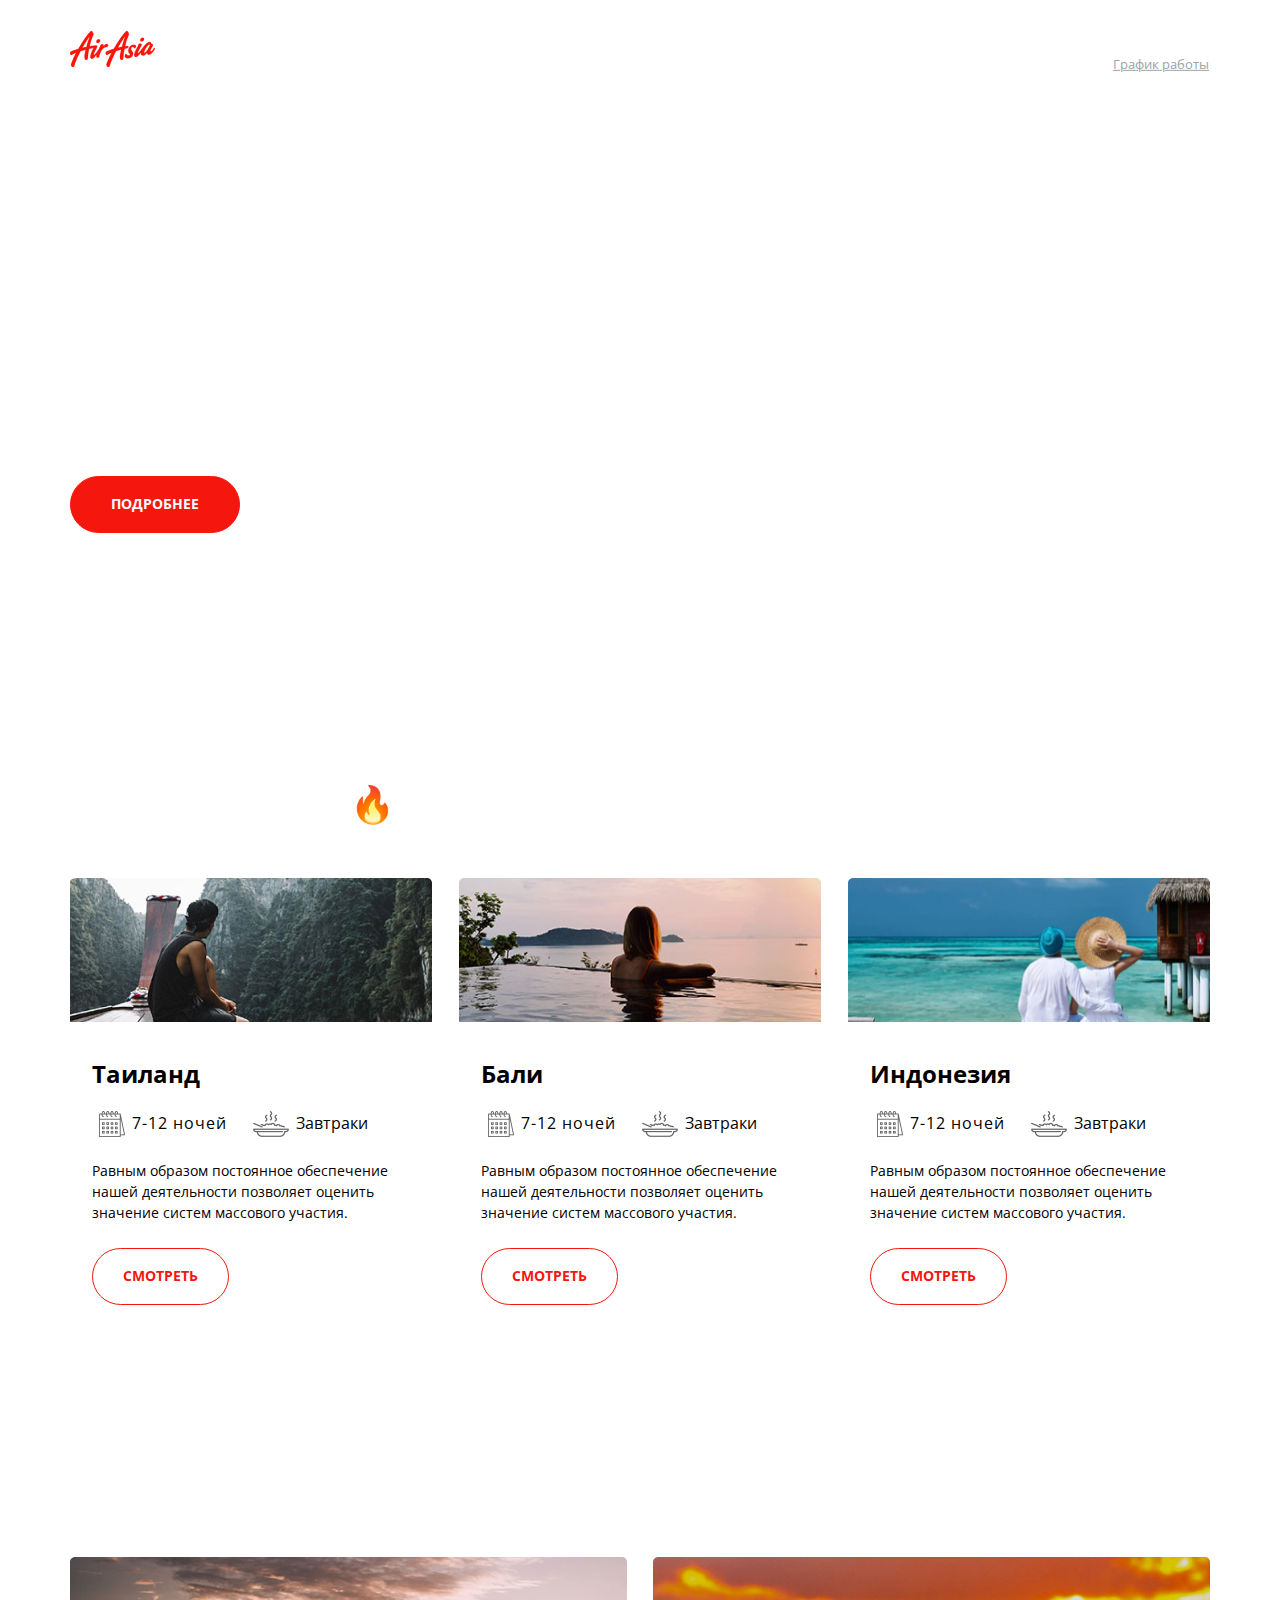
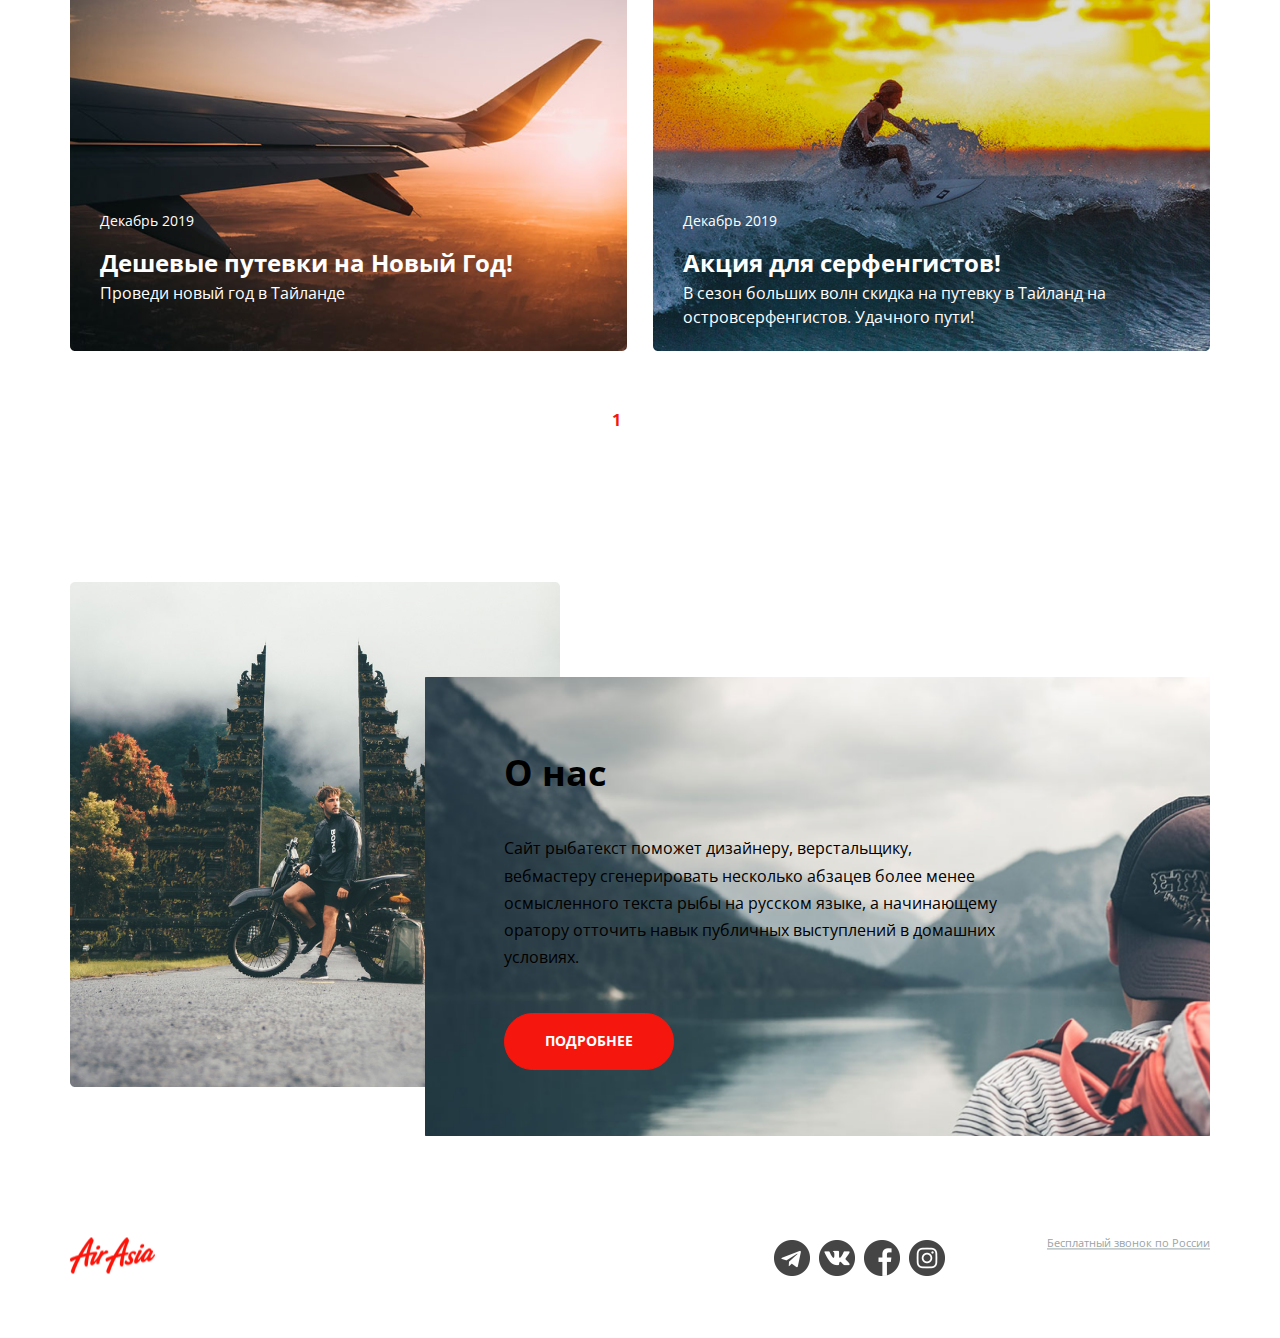
<file: index.html>
<!DOCTYPE html>
<html lang="ru">
  <head>
    <meta charset="UTF-8" />
    <meta http-equiv="X-UA-Compatible" content="IE=edge" />
    <meta name="viewport" content="width=device-width, initial-scale=1.0" />
    <title>Air Asia</title>
    <link rel="preconnect" href="https://fonts.googleapis.com" />
    <link rel="preconnect" href="https://fonts.gstatic.com" crossorigin />
    <link
      href="https://fonts.googleapis.com/css2?family=Open+Sans:wght@400;700&display=swap"
      rel="stylesheet"
    />
    <link rel="stylesheet" href="css/style.css" />
  </head>
  <body>
    <div class="wrapper wrapper_wall">
      <div class="container">
        <section class="intro">
          <header class="header">
            <a href="#" class="logo">
              <img src="img/logo.png" alt="logo__pic" class="logo__pic" />
            </a>
            <nav class="menu">
              <ul class="menu__list">
                <li class="menu__item">
                  <a href="#" class="menu__link">Главная</a>
                </li>
                <li class="menu__item">
                  <a href="#" class="menu__link">Услуги</a>
                </li>
                <li class="menu__item">
                  <a href="#" class="menu__link">Отзывы</a>
                </li>
              </ul>
            </nav>
            <address class="contacts">
              <a href="tel:+78007003030" class="contacts__phone"
                >8 800 700 30 30</a
              >
              <div class="contacts__txt">График работы</div>
            </address>
          </header>
          <div class="intro__wrapper">
            <h1 class="intro__title">Авторские туры по Азии</h1>
            <p class="intro__txt">Открой для себя Азию</p>
            <button href="#tours" class="button intro__button">
              Подробнее
            </button>
          </div>
        </section>
        <!-- Intro -->
        <section class="tours" id="tours">
          <h2 class="title tours__title">Горящие туры 🔥</h2>
          <ul class="cards">
            <li class="card">
              <div class="card__header">
                <img
                  src="img/tours/river.png"
                  alt="Таиланд"
                  class="card__img"
                />
              </div>
              <div class="card__main">
                <h3 class="card__title">Таиланд</h3>
                <div class="card__conditions">
                  <div class="card__item">
                    <img
                      src="img/tours/calendar.png"
                      alt="days"
                      class="card__days-logo"
                    />
                    <span class="card__days-desc card__days-desc_letters"
                      >7-12 ночей</span
                    >
                  </div>
                  <div class="card__item">
                    <img
                      src="img/tours/meal.png"
                      alt="breakfast"
                      class="card__days-logo"
                    />
                    <span class="card__days-desc">Завтраки</span>
                  </div>
                </div>
                <div class="card__description">
                  Равным образом постоянное обеспечение нашей деятельности
                  позволяет оценить значение систем массового участия.
                </div>
                <button
                  href="#tours"
                  class="button card__button button_type_secondary"
                >
                  Смотреть
                </button>
              </div>
            </li>
            <li class="card">
              <div class="card__header">
                <img src="img/tours/pool.png" alt="Таиланд" class="card__img" />
              </div>
              <div class="card__main">
                <h3 class="card__title">Бали</h3>
                <div class="card__conditions">
                  <div class="card__item">
                    <img
                      src="img/tours/calendar.png"
                      alt="days"
                      class="card__days-logo"
                    />
                    <span class="card__days-desc card__days-desc_letters"
                      >7-12 ночей</span
                    >
                  </div>
                  <div class="card__item">
                    <img
                      src="img/tours/meal.png"
                      alt="breakfast"
                      class="card__days-logo"
                    />
                    <span class="card__days-desc">Завтраки</span>
                  </div>
                </div>
                <div class="card__description">
                  Равным образом постоянное обеспечение нашей деятельности
                  позволяет оценить значение систем массового участия.
                </div>
                <button
                  href="#tours"
                  class="button card__button button_type_secondary"
                >
                  Смотреть
                </button>
              </div>
            </li>
            <li class="card">
              <div class="card__header">
                <img
                  src="img/tours/ocean.png"
                  alt="Таиланд"
                  class="card__img"
                />
              </div>
              <div class="card__main">
                <h3 class="card__title">Индонезия</h3>
                <div class="card__conditions">
                  <div class="card__item">
                    <img
                      src="img/tours/calendar.png"
                      alt="days"
                      class="card__days-logo"
                    />
                    <span class="card__days-desc card__days-desc_letters"
                      >7-12 ночей</span
                    >
                  </div>
                  <div class="card__item">
                    <img
                      src="img/tours/meal.png"
                      alt="breakfast"
                      class="card__days-logo"
                    />
                    <span class="card__days-desc">Завтраки</span>
                  </div>
                </div>
                <div class="card__description">
                  Равным образом постоянное обеспечение нашей деятельности
                  позволяет оценить значение систем массового участия.
                </div>
                <button
                  href="#tours"
                  class="button card__button button_type_secondary"
                >
                  Смотреть
                </button>
              </div>
            </li>
          </ul>
        </section>
        <!-- Tours -->
        <section class="news">
          <h2 class="title news__title">Новости и акции</h2>
          <div class="promotions">
            <div class="promotion">
              <div class="promotion__content">
                <span class="promotion__date">Декабрь 2019</span>
                <h3 class="promotion__title">Дешевые путевки на Новый Год!</h3>
                <p class="promotion__txt">Проведи новый год в Тайланде</p>
              </div>
              <img
                src="img/news/plain.png"
                alt="promo img"
                class="promotion__img"
              />
            </div>
            <div class="promotion">
              <div class="promotion__content">
                <span class="promotion__date">Декабрь 2019</span>
                <h3 class="promotion__title">Акция для серфенгистов!</h3>
                <p class="promotion__txt">
                  В сезон больших волн скидка на путевку в Тайланд на
                  островсерфенгистов. Удачного пути!
                </p>
              </div>
              <img
                src="img/news/surfer.png"
                alt="promo img"
                class="promotion__img"
              />
            </div>
          </div>
          <div class="paginator">
            <div class="paginator__txt">Страница 1 из 7</div>
            <ul class="paginator__list">
              <li class="paginator__item paginator__item_active">
                <a href="#" class="paginator__link">1</a>
              </li>
              <li class="paginator__item">
                <a href="#" class="paginator__link">2</a>
              </li>
              <li class="paginator__item">
                <a href="#" class="paginator__link">3</a>
              </li>
              <li class="paginator__item">
                <a href="#" class="paginator__link">4</a>
              </li>
              <li class="paginator__item">
                <a href="#" class="paginator__link">5</a>
              </li>
              <li class="paginator__item">
                <a href="#" class="paginator__link">6</a>
              </li>
              <li class="paginator__item">
                <a href="#" class="paginator__link">7</a>
              </li>
            </ul>
          </div>
        </section>
        <!-- News -->
        <section class="about-us">
          <img
            src="img/about_us/gates.png"
            alt="about us"
            class="about-us__img"
          />
          <div class="about-content">
            <h2 class="title about-content__title">О нас</h2>
            <div class="about-content__txt">
              <p>
                Сайт рыбатекст поможет дизайнеру, верстальщику, вебмастеру
                сгенерировать несколько абзацев более менее осмысленного текста
                рыбы на русском языке, а начинающему оратору отточить навык
                публичных выступлений в домашних условиях.
              </p>
            </div>
            <button class="button">Подробнее</button>
          </div>
        </section>
        <!-- About us -->
        <footer class="footer-container">
          <div class="footer footer_border">
            <a href="#" class="logo">
              <img src="img/logo.png" alt="logo__pic" class="logo__pic" />
            </a>
            <nav class="menu">
              <ul class="menu__list">
                <li class="menu__item">
                  <a href="#" class="menu__link">Главная</a>
                </li>
                <li class="menu__item">
                  <a href="#" class="menu__link">Услуги</a>
                </li>
                <li class="menu__item">
                  <a href="#" class="menu__link">Отзывы</a>
                </li>
              </ul>
            </nav>
            <ul class="social">
              <li class="social__item social__item_telegram">
                <a href="" class="social__link"></a>
              </li>
              <li class="social__item social__item_vk">
                <a href="" class="social__link"></a>
              </li>
              <li class="social__item social__item_facebook">
                <a href="" class="social__link"></a>
              </li>
              <li class="social__item social__item_instagram">
                <a href="" class="social__link"></a>
              </li>
            </ul>
            <address class="contacts">
              <div class="contacts__txt contacts__txt_footer">
                Бесплатный звонок по России
              </div>
              <a href="tel:+78007003030" class="contacts__phone"
                >8 800 700 30 30</a
              >
            </address>
          </div>
        </footer>
      </div>
    </div>
  </body>
</html>
</file>
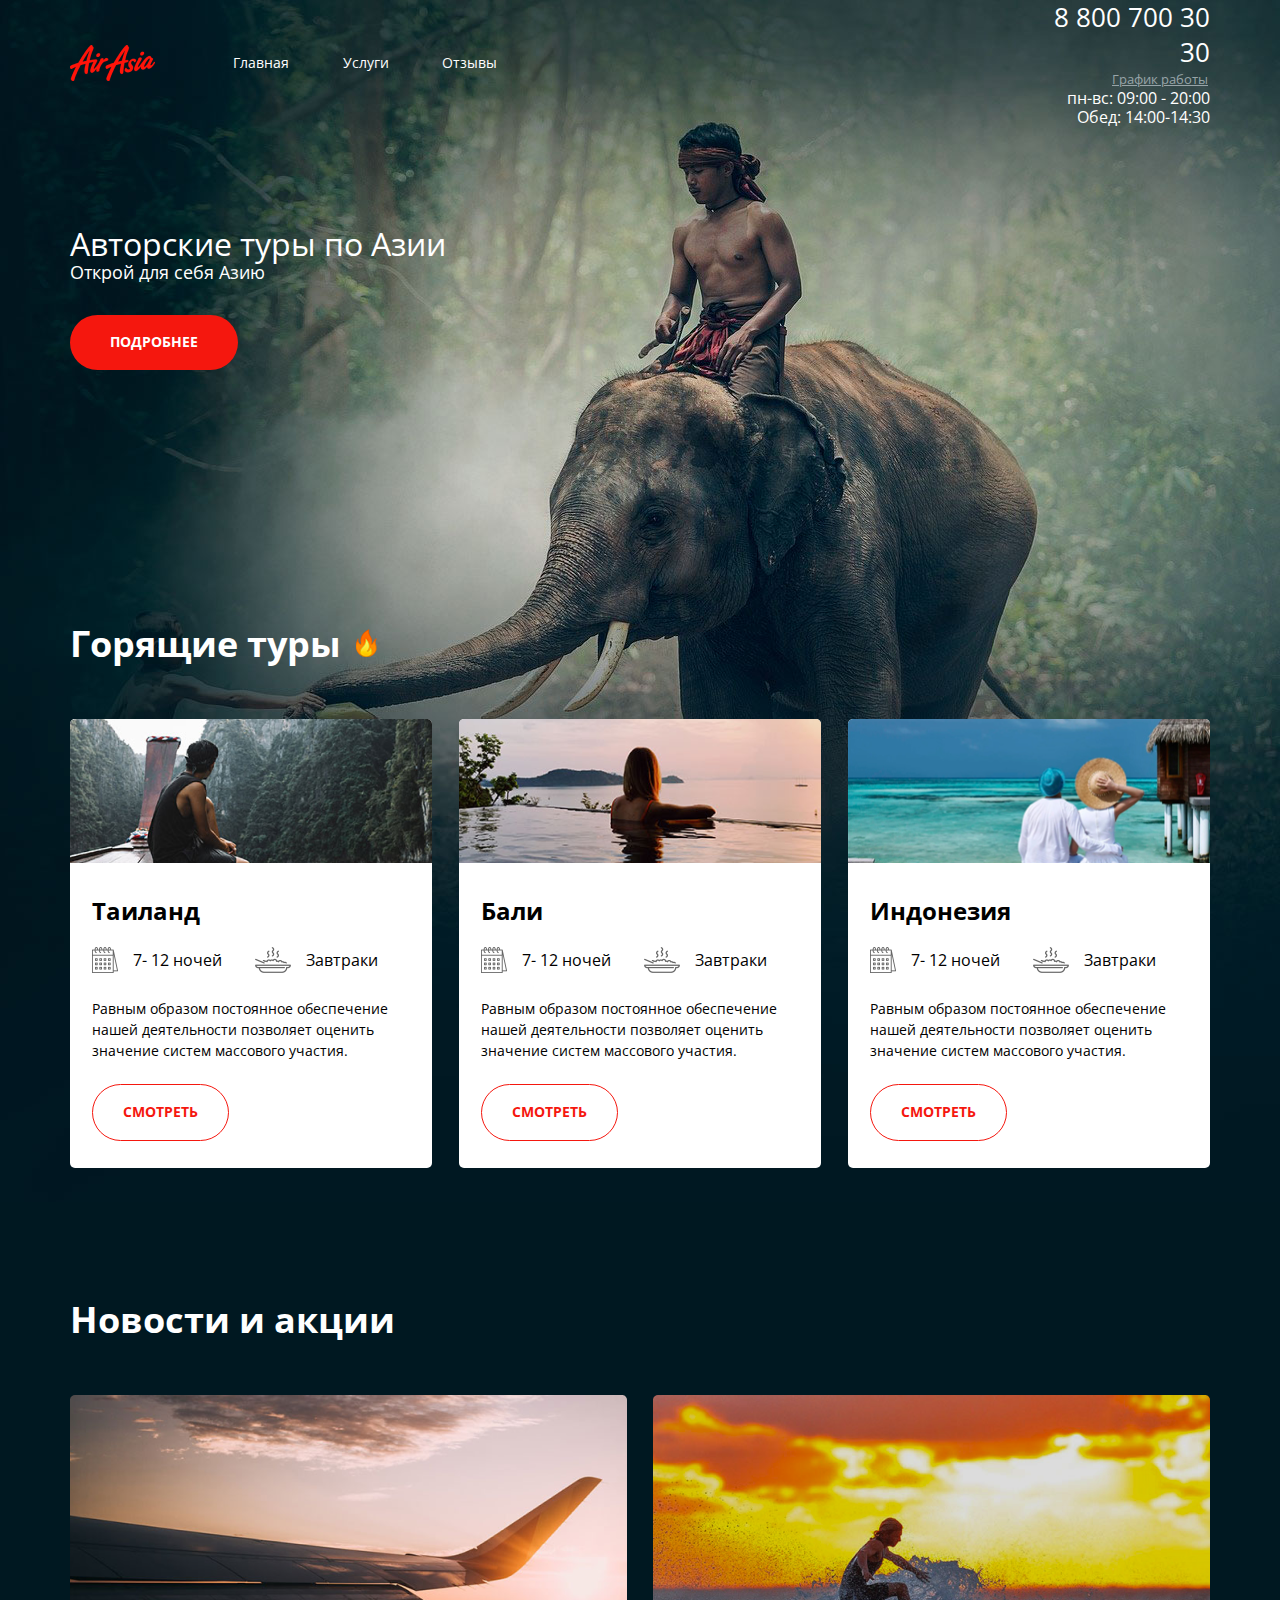
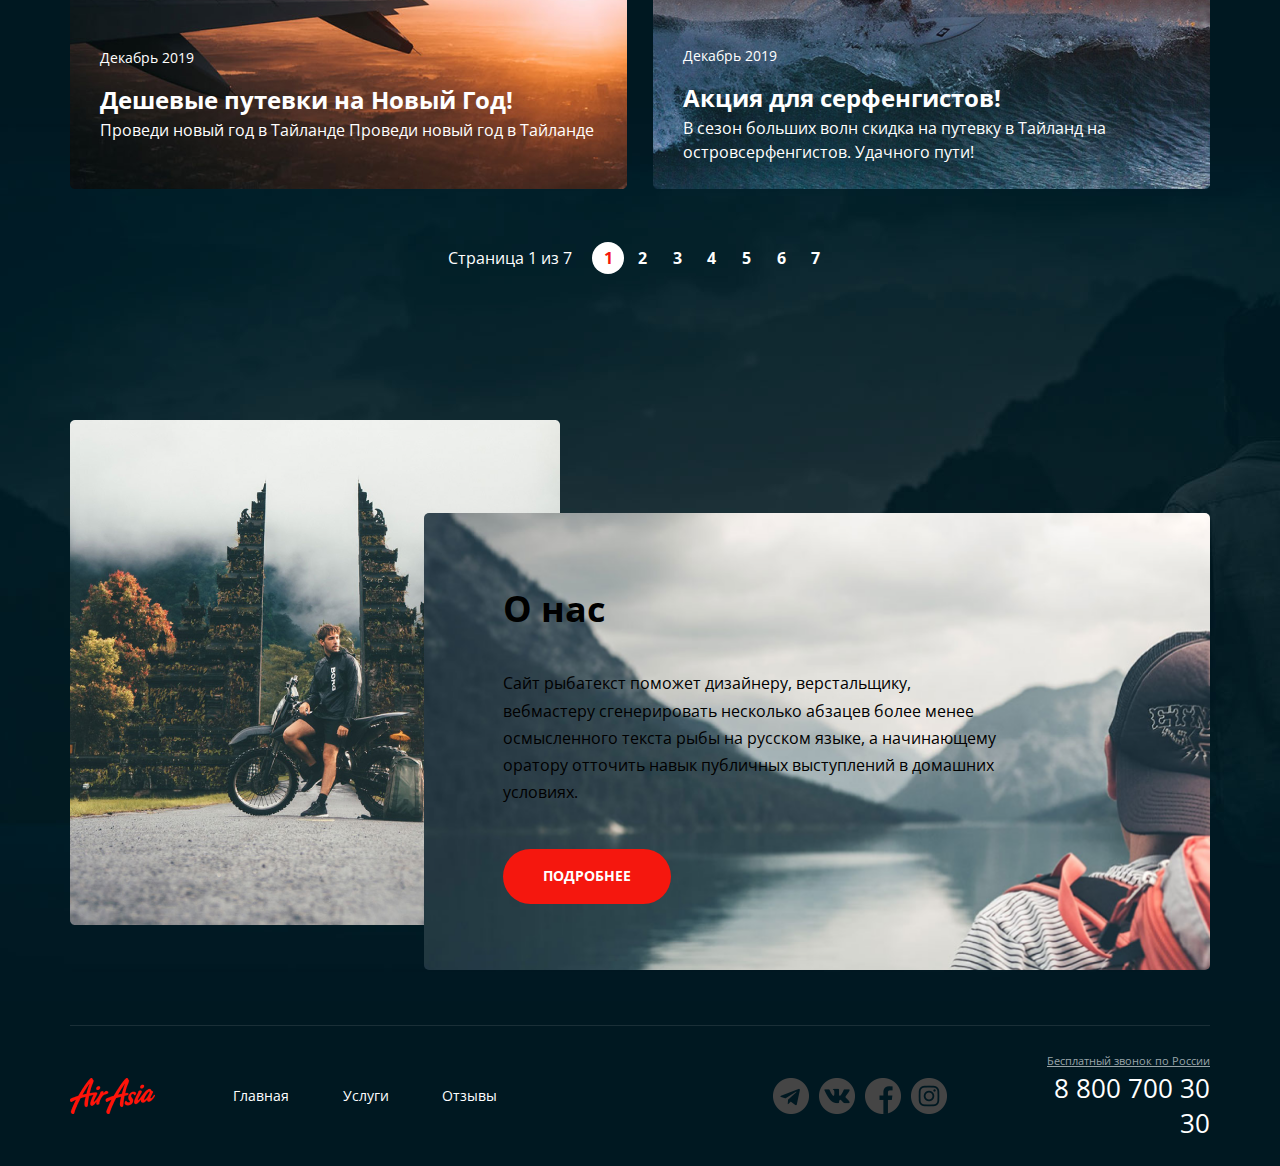
<file: main.html>
<!DOCTYPE html>
<html lang="ru">
  <head>
    <meta charset="UTF-8" />
    <meta http-equiv="X-UA-Compatible" content="IE=edge" />
    <meta name="viewport" content="width=1170px, initial-scale=1.0" />
    <title>Air Asia</title>
    <link rel="preconnect" href="https://fonts.googleapis.com" />
    <link rel="preconnect" href="https://fonts.gstatic.com" crossorigin />
    <link
      href="https://fonts.googleapis.com/css2?family=Open+Sans:wght@400;700&display=swap"
      rel="stylesheet"
    />
    <link rel="stylesheet" href="css/main.css" />
  </head>
  <body>
    <div class="wrapper main-page-wrapper">
      <div class="wrapper__content">
        <div class="container">
          <section class="intro">
            <header class="header">
              <a href="#" class="logo">
                <img src="img/logo.png" alt="logo__pic" class="logo__pic" />
              </a>
              <nav class="menu">
                <ul class="menu__list">
                  <li class="menu__item">
                    <a href="main.html" class="menu__link">Главная</a>
                  </li>
                  <li class="menu__item">
                    <a href="service.html" class="menu__link">Услуги</a>
                  </li>
                  <li class="menu__item">
                    <a href="review.html" class="menu__link">Отзывы</a>
                  </li>
                </ul>
              </nav>
              <address class="contacts">
                <a href="tel:+78007003030" class="contacts__phone"
                  >8 800 700 30 30</a
                >
                <div class="dropdown">
                  <span class="contacts__txt">График работы </span>
                  <div class="dropdown__menu">
                    <ul class="dropdown__list">
                      <li class="dropdown__work-times">пн-вс: 09:00 - 20:00</li>
                      <li class="dropdown__lunch">Обед: 14:00-14:30</li>
                    </ul>
                  </div>
                </div>
              </address>
            </header>
            <div class="intro__wrapper">
              <h1 class="intro__title">Авторские туры по Азии</h1>
              <p class="intro__txt">Открой для себя Азию</p>
              <button href="#tours" class="button intro__button">
                Подробнее
              </button>
            </div>
          </section>
          <!-- Intro -->
          <section class="tours" id="tours">
            <h2 class="title tours__title title_icon">Горящие туры</h2>

            <ul class="tours__list">
              <li class="tours__item">
                <div class="tours__header">
                  <img
                    src="img/tours/river.png"
                    alt="Таиланд"
                    class="tours__img"
                  />
                </div>
                <div class="tours__main">
                  <h3 class="tours__subtitle">Таиланд</h3>
                  <div class="tours__conditions">
                    <div class="tours__condition">
                      <img
                        src="img/tours/calendar.png"
                        alt="days"
                        class="tours__days-logo"
                      />
                      <span class="tours__days-desc">7- 12 ночей</span>
                    </div>
                    <div class="tours__condition">
                      <img
                        src="img/tours/meal.png"
                        alt="breakfast"
                        class="tours__days-logo"
                      />
                      <span class="tours__days-desc">Завтраки</span>
                    </div>
                  </div>
                  <div class="tours__description">
                    Равным образом постоянное обеспечение нашей деятельности
                    позволяет оценить значение систем массового участия.
                  </div>
                  <button href="#tours" class="button tours__button">
                    Смотреть
                  </button>
                </div>
              </li>
              <li class="tours__item">
                <div class="tours__header">
                  <img
                    src="img/tours/pool.png"
                    alt="Таиланд"
                    class="tours__img"
                  />
                </div>
                <div class="tours__main">
                  <h3 class="tours__subtitle">Бали</h3>
                  <div class="tours__conditions">
                    <div class="tours__condition">
                      <img
                        src="img/tours/calendar.png"
                        alt="days"
                        class="tours__days-logo"
                      />
                      <span class="tours__days-desc">7- 12 ночей</span>
                    </div>
                    <div class="tours__condition">
                      <img
                        src="img/tours/meal.png"
                        alt="breakfast"
                        class="tours__days-logo"
                      />
                      <span class="tours__days-desc">Завтраки</span>
                    </div>
                  </div>
                  <div class="tours__description">
                    Равным образом постоянное обеспечение нашей деятельности
                    позволяет оценить значение систем массового участия.
                  </div>
                  <button
                    href="#tours"
                    class="button tours__button button_type_secondary"
                  >
                    Смотреть
                  </button>
                </div>
              </li>
              <li class="tours__item">
                <div class="tours__header">
                  <img
                    src="img/tours/ocean.png"
                    alt="Таиланд"
                    class="tours__img"
                  />
                </div>
                <div class="tours__main">
                  <h3 class="tours__subtitle">Индонезия</h3>
                  <div class="tours__conditions">
                    <div class="tours__condition">
                      <img
                        src="img/tours/calendar.png"
                        alt="days"
                        class="tours__days-logo"
                      />
                      <span class="tours__days-desc">7- 12 ночей</span>
                    </div>
                    <div class="tours__condition">
                      <img
                        src="img/tours/meal.png"
                        alt="breakfast"
                        class="tours__days-logo"
                      />
                      <span class="tours__days-desc">Завтраки</span>
                    </div>
                  </div>
                  <div class="tours__description">
                    Равным образом постоянное обеспечение нашей деятельности
                    позволяет оценить значение систем массового участия.
                  </div>
                  <button href="#tours" class="button tours__button">
                    Смотреть
                  </button>
                </div>
              </li>
            </ul>
          </section>
          <!-- Tours -->
          <section class="promotions">
            <h2 class="title promotions__title">Новости и акции</h2>
            <div class="promotions__list">
              <div class="promotions__item">
                <div class="promotions__content">
                  <span class="promotions__date">Декабрь 2019</span>
                  <h3 class="promotions__subtitle">
                    Дешевые путевки на Новый Год!
                  </h3>
                  <p class="promotions__txt">
                    Проведи новый год в Тайланде Проведи новый год в Тайланде
                  </p>
                </div>
                <img
                  src="img/news/plain.png"
                  alt="promo img"
                  class="promotions__img"
                />
              </div>
              <div class="promotions__item">
                <div class="promotions__content">
                  <span class="promotions__date">Декабрь 2019</span>
                  <h3 class="promotions__subtitle">Акция для серфенгистов!</h3>
                  <p class="promotions__txt">
                    В сезон больших волн скидка на путевку в Тайланд на
                    островсерфенгистов. Удачного пути!
                  </p>
                </div>
                <img
                  src="img/news/surfer.png"
                  alt="promo img"
                  class="promotions__img"
                />
              </div>
            </div>
            <div class="paginator">
              <div class="paginator__txt">Страница 1 из 7</div>
              <ul class="paginator__list">
                <li class="paginator__item paginator__item_active">
                  <a href="#" class="paginator__link">1</a>
                </li>
                <li class="paginator__item">
                  <a href="#" class="paginator__link">2</a>
                </li>
                <li class="paginator__item">
                  <a href="#" class="paginator__link">3</a>
                </li>
                <li class="paginator__item">
                  <a href="#" class="paginator__link">4</a>
                </li>
                <li class="paginator__item">
                  <a href="#" class="paginator__link">5</a>
                </li>
                <li class="paginator__item">
                  <a href="#" class="paginator__link">6</a>
                </li>
                <li class="paginator__item">
                  <a href="#" class="paginator__link">7</a>
                </li>
              </ul>
            </div>
          </section>
          <!-- Promotions -->
          <section class="about-us">
            <img
              src="img/about_us/gates.png"
              alt="about us"
              class="about-us__img"
            />
            <div class="about-us__content">
              <h2 class="title about-us__title">О нас</h2>
              <div class="about-us__txt">
                <p>
                  Сайт рыбатекст поможет дизайнеру, верстальщику, вебмастеру
                  сгенерировать несколько абзацев более менее осмысленного
                  текста рыбы на русском языке, а начинающему оратору отточить
                  навык публичных выступлений в домашних условиях.
                </p>
              </div>
              <button class="button">Подробнее</button>
            </div>
          </section>
          <!-- About us -->
        </div>
      </div>
      <footer class="footer-container">
        <div class="container footer-container__border">
          <div class="footer">
            <a href="#" class="logo">
              <img src="img/logo.png" alt="logo__pic" class="logo__pic" />
            </a>
            <nav class="menu">
              <ul class="menu__list">
                <li class="menu__item">
                  <a href="main.html" class="menu__link">Главная</a>
                </li>
                <li class="menu__item">
                  <a href="service.html" class="menu__link">Услуги</a>
                </li>
                <li class="menu__item">
                  <a href="review.html" class="menu__link">Отзывы</a>
                </li>
              </ul>
            </nav>

            <ul class="social">
              <li class="social__item social__item_telegram">
                <a href="" class="social__link"></a>
              </li>
              <li class="social__item social__item_vk">
                <a href="" class="social__link"></a>
              </li>
              <li class="social__item social__item_facebook">
                <a href="" class="social__link"></a>
              </li>
              <li class="social__item social__item_instagram">
                <a href="" class="social__link"></a>
              </li>
            </ul>

            <address class="contacts">
              <div class="contacts__txt contacts__txt_footer">
                Бесплатный звонок по России
              </div>
              <a href="tel:+78007003030" class="contacts__phone"
                >8 800 700 30 30</a
              >
            </address>
          </div>
        </div>
      </footer>
    </div>
  </body>
</html>
</file>
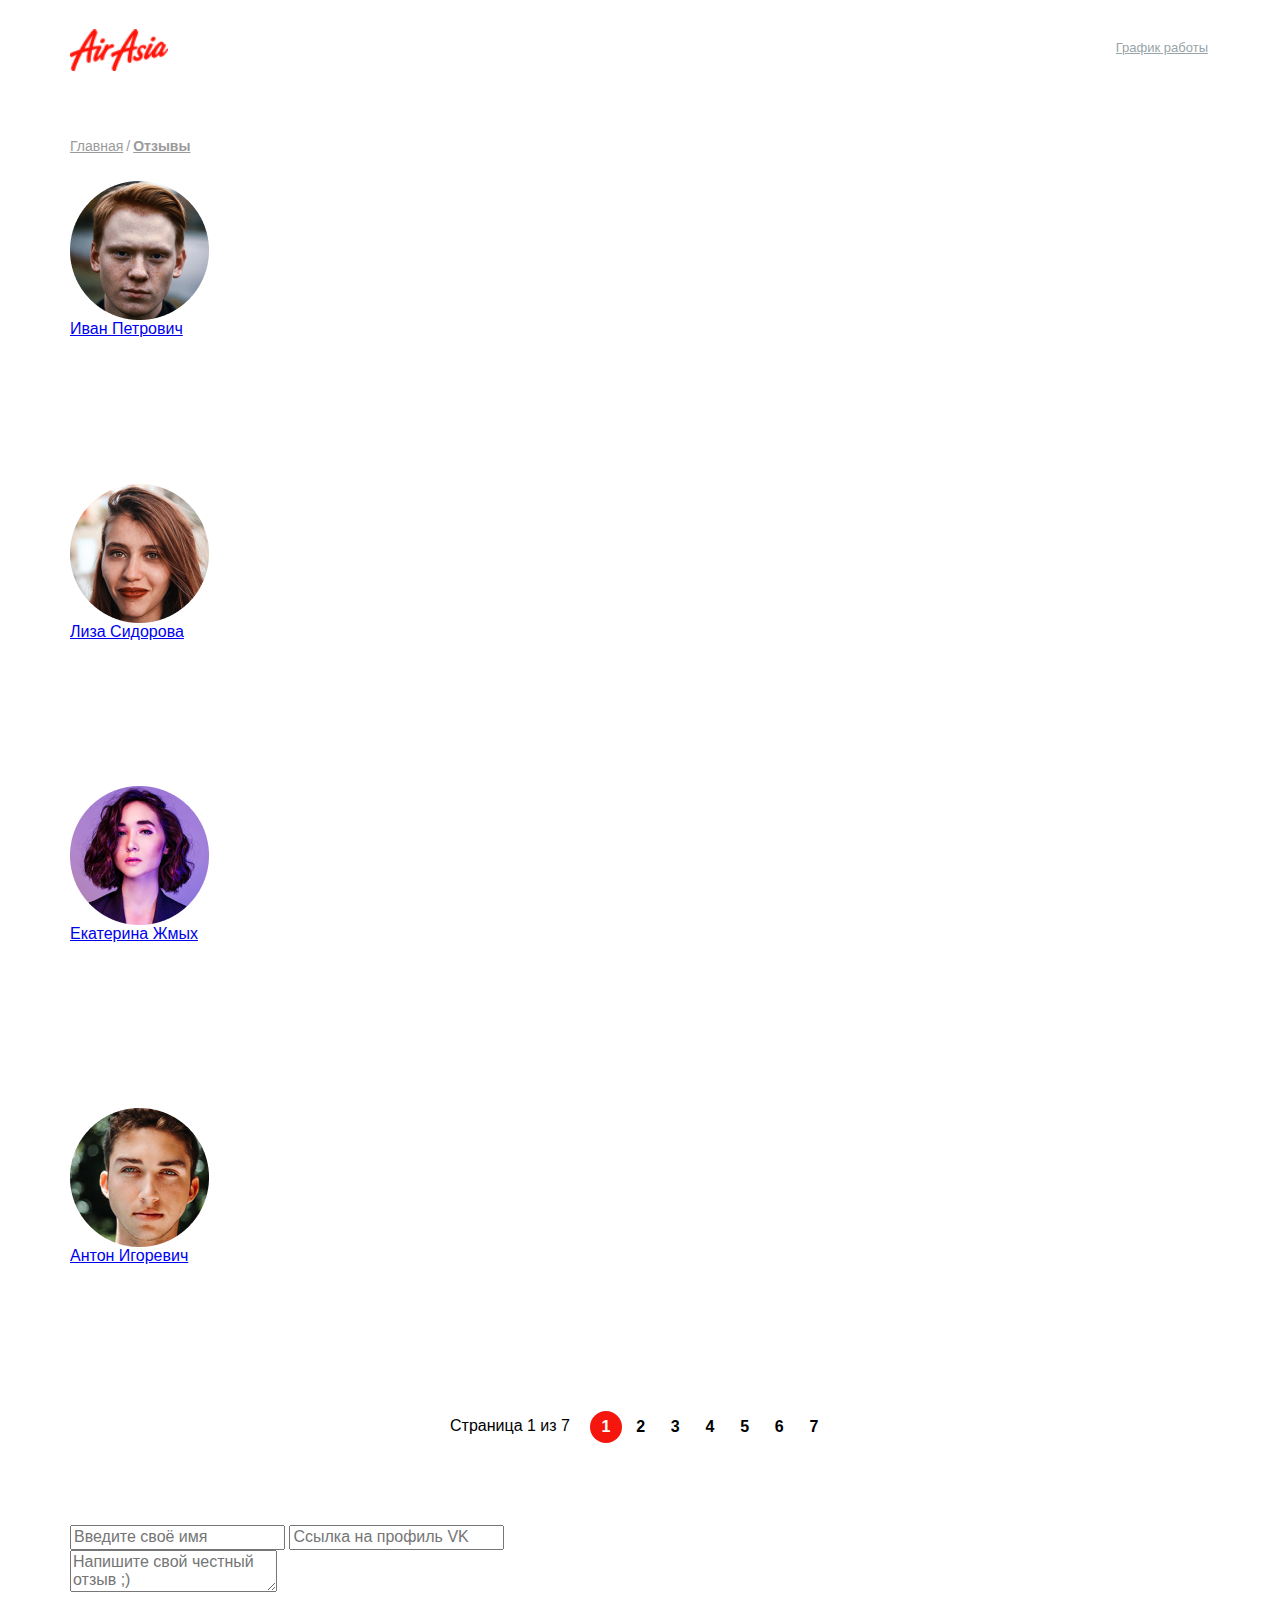
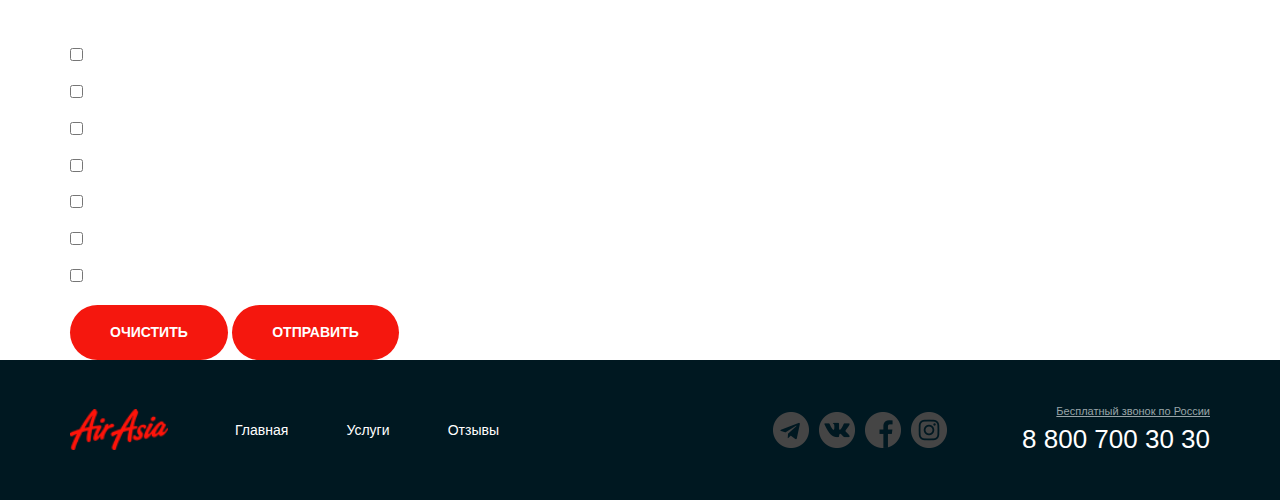
<file: review.html>
<!DOCTYPE html>
<html lang="ru">
  <head>
    <meta charset="UTF-8" />
    <meta http-equiv="X-UA-Compatible" content="IE=edge" />
    <meta name="viewport" content="width=1170px, initial-scale=1.0" />
    <link rel="stylesheet" href="css/main.css">
    <title>Review</title>
  </head>
  <body>
    <div class="wrapper">
      <div class="wrapper__content">
        <section class="page-intro">
          <div class="container">
            <div class="page-intro__content">
              <header class="header header_service">
                <a href="#" class="logo logo_service">
                  <img src="img/logo.png" alt="logo__pic" class="logo__pic" />
                </a>
                <nav class="menu">
                  <ul class="menu__list">
                    <li class="menu__item">
                      <a href="main.html" class="menu__link">Главная</a>
                    </li>
                    <li class="menu__item">
                      <a href="service.html" class="menu__link">Услуги</a>
                    </li>
                    <li class="menu__item">
                      <a href="review.html" class="menu__link">Отзывы</a>
                    </li>
                  </ul>
                </nav>
                <address class="contacts">
                  <a href="tel:+78007003030" class="contacts__phone"
                    >8 800 700 30 30</a
                  >
                  <div class="dropdown">
                    <span class="contacts__txt">График работы </span>
                    <div class="dropdown__menu">
                      <ul class="dropdown__list">
                        <li class="dropdown__work-times">пн-вс: 09:00 - 20:00</li>
                        <li class="dropdown__lunch">Обед: 14:00-14:30</li>
                      </ul>
                    </div>
                  </div>
                  <!-- Dropdown -->
                </address>
              </header>
              <h1 class="page-intro__title page-intro__title_review">Отзывы</h1>
              <nav class="breadcrumbs">
                <ul class="breadcrumbs__list">
                  <li class="breadcrumbs__item">
                    <a href="main.html" class="breadcrumbs__link">Главная</a>
                    <div class="breadcrumbs__separator">/</div>
                  </li>
                  
                  <li class="breadcrumbs__item">
                    <a
                      href="review.html"
                      class="breadcrumbs__link breadcrumbs__link_active"
                      >Отзывы</a
                    >
                  </li>
                </ul>
              </nav>
            </div>
          </div>
        </section>
        <!-- Page Intro -->
        <main class="reviews">
          <div class="container">
            <ul class="reviews__list">
              <li class="reviews__item review">
                  <div class="review__header">
                    <div class="review__logo">
                      <img src="img/review/ivan.png" alt="Review owner">
                    </div>
                    <div class="review__owner">
                      <a class="review__name review__name_vk" href="#">Иван Петрович</a>
                      <div class="tag tag_active">Водопад Янг-бей</div>
                    </div>
                  </div>
                  <div class="review__main">
                    <h3 class="review__title">Крутой поход на водопады.</h3>
                    <div class="review__txt">
                      <p>Сайт рыбатекст поможет дизайнеру, верстальщику, вебмастеру сгенерировать несколько абзацев более менее осмысленного текста рыбы на русском языке, а начинающему оратору отточить навык публичных выступлений в домашних условиях. При создании генератора мы использовали небезизвестный универсальный код речей. </p>
                    </div>
                    <time class="review__date">Ноябрь 2019</time>
                  </div>
                </li>
                <li class="reviews__item review">
                  <div class="review__header">
                    <div class="review__logo">
                      <img src="img/review/liza.png" alt="Review owner">
                    </div>
                    <div class="review__owner">
                      <a class="review__name review__name_vk" href="#">Лиза Сидорова</a>
                      <div  class="tag tag_active">Тур по Тайланду</div>
                    </div>
                  </div>
                  <div class="review__main">
                    <h3 class="review__title">Интерестный тур по Таю.</h3>
                    <div class="review__txt">
                      <p>Сайт рыбатекст поможет дизайнеру, верстальщику, вебмастеру сгенерировать несколько абзацев более менее осмысленного текста рыбы на русском языке, а начинающему оратору отточить навык публичных выступлений в домашних условиях. При создании генератора мы использовали небезизвестный универсальный код речей. </p>
                    </div>
                    <time class="review__date">Ноябрь 2019</time>
                  </div>
                </li>
                <li class="reviews__item review">
                  <div class="review__header">
                    <div class="review__logo">
                      <img src="img/review/kate.png" alt="Review owner">
                    </div>
                    <div class="review__owner">
                      <a class="review__name review__name_vk" href="#">Екатерина Жмых</a>
                      <div  class="tag tag_active">Тур на Остров обезьян</div>
                    </div>
                  </div>
                  <div class="review__main">
                    <h3 class="review__title">Очень понравился тур на остров обезьян.</h3>
                    <div class="review__txt">
                      <p>Сайт рыбатекст поможет дизайнеру, верстальщику, вебмастеру сгенерировать несколько абзацев более менее осмысленного текста рыбы на русском языке, а начинающему оратору отточить навык публичных выступлений в домашних условиях. При создании генератора мы использовали небезизвестный универсальный код речей. Текст генерируется абзацами случайным образом от двух до десяти предложений в абзаце, что позволяет сделать текст более привлекательным и живым для визуально-слухового восприятия. </p>
                    </div>
                    <time class="review__date">Ноябрь 2019</time>
                  </div>
                </li>
                <li class="reviews__item review">
                  <div class="review__header">
                    <div class="review__logo">
                      <img src="img/review/anton.png" alt="Review owner">
                    </div>
                    <div class="review__owner">
                      <a class="review__name review__name_vk" href="#">Антон Игоревич</a>
                      <div  class="tag tag_active">Тур по Индонезии</div>
                    </div>
                  </div>
                    <div class="review__main">
                      <h3 class="review__title">Для первого раза выбрал тур по Индонезии. И не пожалел!</h3>
                      <div class="review__txt">
                        <p>Сайт рыбатекст поможет дизайнеру, верстальщику, вебмастеру сгенерировать несколько абзацев более менее осмысленного текста рыбы на русском языке, а начинающему оратору отточить навык публичных выступлений в домашних условиях. При создании генератора мы использовали небезизвестный универсальный код речей. </p>
                      </div>
                      <time class="review__date">Ноябрь 2019</time>
                    </div>
                  </li>
            </ul>
            <div class="paginator">
              <div class="paginator__txt paginator__txt_service">
                Страница 1 из 7
              </div>
              <ul class="paginator__list paginator__list_service">
                <li class="paginator__item paginator__item_active">
                  <a href="#" class="paginator__link">1</a>
                </li>
                <li class="paginator__item">
                  <a href="#" class="paginator__link">2</a>
                </li>
                <li class="paginator__item">
                  <a href="#" class="paginator__link">3</a>
                </li>
                <li class="paginator__item">
                  <a href="#" class="paginator__link">4</a>
                </li>
                <li class="paginator__item">
                  <a href="#" class="paginator__link">5</a>
                </li>
                <li class="paginator__item">
                  <a href="#" class="paginator__link">6</a>
                </li>
                <li class="paginator__item">
                  <a href="#" class="paginator__link">7</a>
                </li>
              </ul>
            </div>
          </div>
        </main>
        <!-- Review -->
        <section class="separator">
          <div class="container">
            <div class="separator__content">
              <h2 class="separator__title">Подберем тур<br> по вашим пожеланиям

              </h2>
           
            </div>
        </div>
        </section>
        <!-- Separator -->
        <section class="form-sec">
          <div class="container">
          <h2 class="form-sec__title">Оставьте отзыв</h2>
          <form action="#" class="form">
            <div class="form__row">
              <input type="text" name="name" placeholder="Введите своё имя" class="form__input">
              <input type="text" name="link" placeholder="Ссылка на профиль VK" class="form__input">
            </div>
            <div class="form__row">
              <textarea name="review" id="" cols="" rows="" placeholder="Напишите свой честный отзыв ;)" class="form__input form__input_textarea"></textarea>
            </div>
            <div class="form__tags">
              <p class="form__tags-title">Какими услугами компании пользуетесь?</p>
              <ul class="tags">
                <li class="tags__item"> 
                  <label class="tags__label">
                    <input name="monkey-island" type="checkbox" class="tags__checkbox">
                    <div class="tag tags__tag">Остров обезьян</div>
                  </label> 
                </li>
                <li class="tags__item"> 
                  <label class="tags__label">
                    <input name="thai" type="checkbox" class="tags__checkbox">
                    <div class="tag tags__tag">Тур по Тайланду</div>
                  </label> 
                </li>
                <li class="tags__item"> 
                  <label class="tags__label">
                    <input name="yang-bay" type="checkbox" class="tags__checkbox">
                    <div class="tag tags__tag">Водопад Янг-бей</div>
                  </label> 
                </li>
                <li class="tags__item"> 
                  <label class="tags__label">
                    <input name="indonesia" type="checkbox" class="tags__checkbox">
                    <div class="tag tags__tag">Тур по Индонезии</div>
                  </label> 
                </li>
                <li class="tags__item"> 
                  <label class="tags__label">
                    <input name="nothing" type="checkbox" class="tags__checkbox">
                    <div class="tag tags__tag">Никакими</div>
                  </label> 
                </li>
                <li class="tags__item"> 
                  <label class="tags__label">
                    <input name="bali" type="checkbox" class="tags__checkbox">
                    <div class="tag tags__tag">Тур по Бали</div>
                  </label> 
                </li>
                <li class="tags__item"> 
                  <label class="tags__label">
                    <input name="other" type="checkbox" class="tags__checkbox">
                    <div class="tag tags__tag">Другое</div>
                  </label> 
                </li>
                

              </ul>
            </div>
            <div class="form__buttons">
              <button class="button form__button button_dark" type="reset">Очистить</button>
              <button class="button form__button button_submit" type="submit">Отправить</button>
            </div>
          </form>
        </div>
        </section>
        <!-- Form Section -->
      </div>

      <footer class="footer-container">
        <div class="container">
          <div class="footer">
            <a href="#" class="logo logo_service">
              <img src="img/logo.png" alt="logo__pic" class="logo__pic" />
            </a>
            <nav class="menu">
              <ul class="menu__list">
                <li class="menu__item">
                  <a href="main.html" class="menu__link">Главная</a>
                </li>
                <li class="menu__item">
                  <a href="service.html" class="menu__link">Услуги</a>
                </li>
                <li class="menu__item">
                  <a href="review.html" class="menu__link">Отзывы</a>
                </li>
              </ul>
            </nav>
            <ul class="social">
              <li class="social__item social__item_telegram">
                <a href="#" class="social__link"></a>
              </li>
              <li class="social__item social__item_vk">
                <a href="#" class="social__link"></a>
              </li>
              <li class="social__item social__item_facebook">
                <a href="#" class="social__link"></a>
              </li>
              <li class="social__item social__item_instagram">
                <a href="#" class="social__link"></a>
              </li>
            </ul>
            <address class="contacts">
              <div class="contacts__txt contacts__txt_footer">
                Бесплатный звонок по России
              </div>
              <a href="tel:+78007003030" class="contacts__phone"
                >8 800 700 30 30</a
              >
            </address>
          </div>
        </div>
      </footer>
  </body>
</html>
</file>
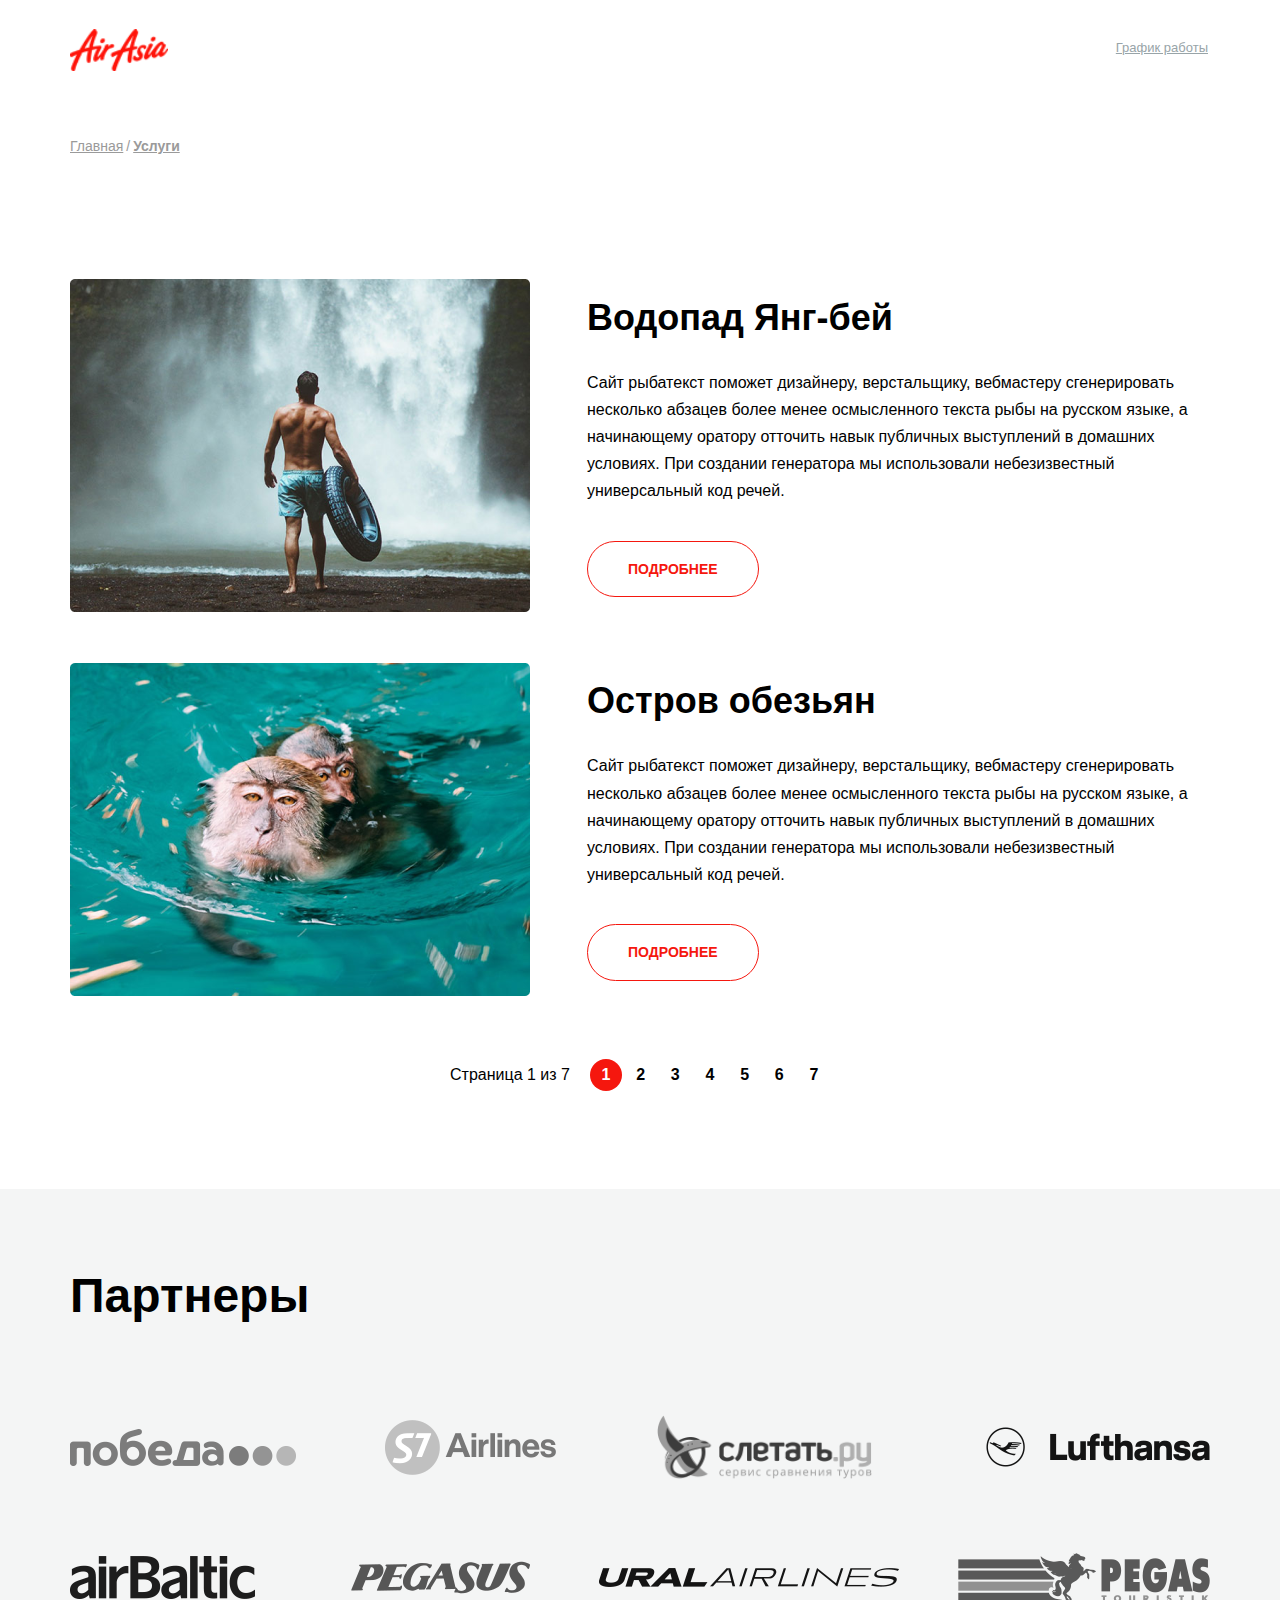
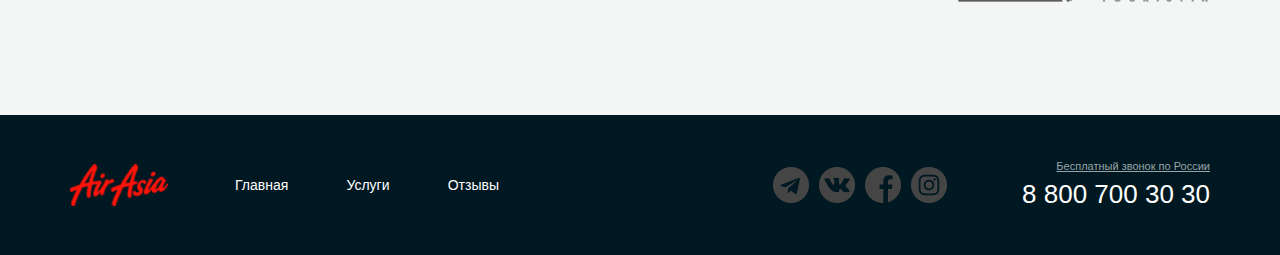
<file: service.html>
<!DOCTYPE html>
<html lang="ru">
  <head>
    <meta charset="UTF-8" />
    <meta http-equiv="X-UA-Compatible" content="IE=edge" />
    <meta name="viewport" content="width=1170px, initial-scale=1.0" />
    <link rel="stylesheet" href="css/main.css" />
    <title>Service</title>
  </head>
  <body>
    <div class="wrapper">
      <div class="wrapper__content">
        <section class="page-intro">
          <div class="container">
            <div class="page-intro__content">
              <header class="header header_service">
                <a href="#" class="logo logo_service">
                  <img src="img/logo.png" alt="logo__pic" class="logo__pic" />
                </a>
                <nav class="menu">
                  <ul class="menu__list">
                    <li class="menu__item">
                      <a href="main.html" class="menu__link">Главная</a>
                    </li>
                    <li class="menu__item">
                      <a href="service.html" class="menu__link">Услуги</a>
                    </li>
                    <li class="menu__item">
                      <a href="review.html" class="menu__link">Отзывы</a>
                    </li>
                  </ul>
                </nav>
                <address class="contacts">
                  <a href="tel:+78007003030" class="contacts__phone"
                    >8 800 700 30 30</a
                  >
                  <div class="dropdown">
                    <span class="contacts__txt">График работы </span>
                    <div class="dropdown__menu">
                      <ul class="dropdown__list">
                        <li class="dropdown__work-times">
                          пн-вс: 09:00 - 20:00
                        </li>
                        <li class="dropdown__lunch">Обед: 14:00-14:30</li>
                      </ul>
                    </div>
                  </div>
                </address>
              </header>
              <h1 class="page-intro__title">Услуги</h1>
              <nav class="breadcrumbs">
                <ul class="breadcrumbs__list">
                  <li class="breadcrumbs__item">
                    <a href="main.html" class="breadcrumbs__link">Главная</a>
                    <div class="breadcrumbs__separator">/</div>
                  </li>
                  <li class="breadcrumbs__item">
                    <a
                      href="service.html"
                      class="breadcrumbs__link breadcrumbs__link_active"
                      >Услуги</a
                    >
                  </li>
                </ul>
              </nav>
            </div>
          </div>
        </section>
        <!-- Page Intro -->
        <main class="places">
          <div class="container">
            <ul class="places__list">
              <li class="places__item">
                <div class="places__pic">
                  <img
                    src="img/service/places/waterfall.png"
                    alt=""
                    class="places__img"
                  />
                </div>
                <div class="places__content">
                  <h2 class="title places__title">Водопад Янг-бей</h2>
                  <div class="places__txt">
                    <p>
                      Сайт рыбатекст поможет дизайнеру, верстальщику, вебмастеру
                      сгенерировать несколько абзацев более менее осмысленного
                      текста рыбы на русском языке, а начинающему оратору
                      отточить навык публичных выступлений в домашних условиях.
                      При создании генератора мы использовали небезизвестный
                      универсальный код речей.
                    </p>
                  </div>
                  <button class="button places__button">Подробнее</button>
                </div>
              </li>
              <li class="places__item">
                <div class="places__pic">
                  <img
                    src="img/service/places/monkeys.png"
                    alt=""
                    class="places__img"
                  />
                </div>
                <div class="places__content">
                  <h2 class="title places__title">Остров обезьян</h2>
                  <div class="places__txt">
                    <p>
                      Сайт рыбатекст поможет дизайнеру, верстальщику, вебмастеру
                      сгенерировать несколько абзацев более менее осмысленного
                      текста рыбы на русском языке, а начинающему оратору
                      отточить навык публичных выступлений в домашних условиях.
                      При создании генератора мы использовали небезизвестный
                      универсальный код речей.
                    </p>
                  </div>
                  <button class="button places__button">Подробнее</button>
                </div>
              </li>
            </ul>
            <div class="paginator">
              <div class="paginator__txt paginator__txt_service">
                Страница 1 из 7
              </div>
              <ul class="paginator__list paginator__list_service">
                <li class="paginator__item paginator__item_active">
                  <a href="#" class="paginator__link">1</a>
                </li>
                <li class="paginator__item">
                  <a href="#" class="paginator__link">2</a>
                </li>
                <li class="paginator__item">
                  <a href="#" class="paginator__link">3</a>
                </li>
                <li class="paginator__item">
                  <a href="#" class="paginator__link">4</a>
                </li>
                <li class="paginator__item">
                  <a href="#" class="paginator__link">5</a>
                </li>
                <li class="paginator__item">
                  <a href="#" class="paginator__link">6</a>
                </li>
                <li class="paginator__item">
                  <a href="#" class="paginator__link">7</a>
                </li>
              </ul>
            </div>
          </div>
        </main>
        <!-- Main -->
        <section class="partners">
          <div class="container">
            <h2 class="partners__title">Партнеры</h2>
            <ul class="partners__list">
              <li class="partners__item">
                <a href="" class="partners__link"
                  ><img
                    src="img/service/partners/pobeda.png"
                    alt="title_icon"
                    class="partners__img"
                /></a>
              </li>
              <li class="partners__item">
                <a href="" class="partners__link"
                  ><img
                    src="img/service/partners/s7.png"
                    alt="title_icon"
                    class="partners__img"
                /></a>
              </li>
              <li class="partners__item">
                <a href="" class="partners__link"
                  ><img
                    src="img/service/partners/lets-fly.png"
                    alt="title_icon"
                    class="partners__img"
                /></a>
              </li>
              <li class="partners__item">
                <a href="" class="partners__link"
                  ><img
                    src="img/service/partners/lufthansa.png"
                    alt="title_icon"
                    class="partners__img"
                /></a>
              </li>
              <li class="partners__item">
                <a href="" class="partners__link"
                  ><img
                    src="img/service/partners/airbaltic.png"
                    alt="title_icon"
                    class="partners__img"
                /></a>
              </li>
              <li class="partners__item">
                <a href="" class="partners__link"
                  ><img
                    src="img/service/partners/pegasus.png"
                    alt="title_icon"
                    class="partners__img"
                /></a>
              </li>
              <li class="partners__item">
                <a href="" class="partners__link"
                  ><img
                    src="img/service/partners/ural.png"
                    alt="title_icon"
                    class="partners__img"
                /></a>
              </li>
              <li class="partners__item">
                <a href="" class="partners__link"
                  ><img
                    src="img/service/partners/pegas.png"
                    alt="title_icon"
                    class="partners__img"
                /></a>
              </li>
            </ul>
          </div>
        </section>
        <!-- Partners -->
      </div>

      <footer class="footer-container">
        <div class="container">
          <div class="footer">
            <a href="#" class="logo logo_service">
              <img src="img/logo.png" alt="logo__pic" class="logo__pic" />
            </a>
            <nav class="menu">
              <ul class="menu__list">
                <li class="menu__item">
                  <a href="main.html" class="menu__link">Главная</a>
                </li>
                <li class="menu__item">
                  <a href="service.html" class="menu__link">Услуги</a>
                </li>
                <li class="menu__item">
                  <a href="review.html" class="menu__link">Отзывы</a>
                </li>
              </ul>
            </nav>
            <ul class="social">
              <li class="social__item social__item_telegram">
                <a href="#" class="social__link"></a>
              </li>
              <li class="social__item social__item_vk">
                <a href="#" class="social__link"></a>
              </li>
              <li class="social__item social__item_facebook">
                <a href="#" class="social__link"></a>
              </li>
              <li class="social__item social__item_instagram">
                <a href="#" class="social__link"></a>
              </li>
            </ul>
            <address class="contacts">
              <div class="contacts__txt contacts__txt_footer">
                Бесплатный звонок по России
              </div>
              <a href="tel:+78007003030" class="contacts__phone"
                >8 800 700 30 30</a
              >
            </address>
          </div>
        </div>
      </footer>
    </div>
  </body>
</html>
</file>
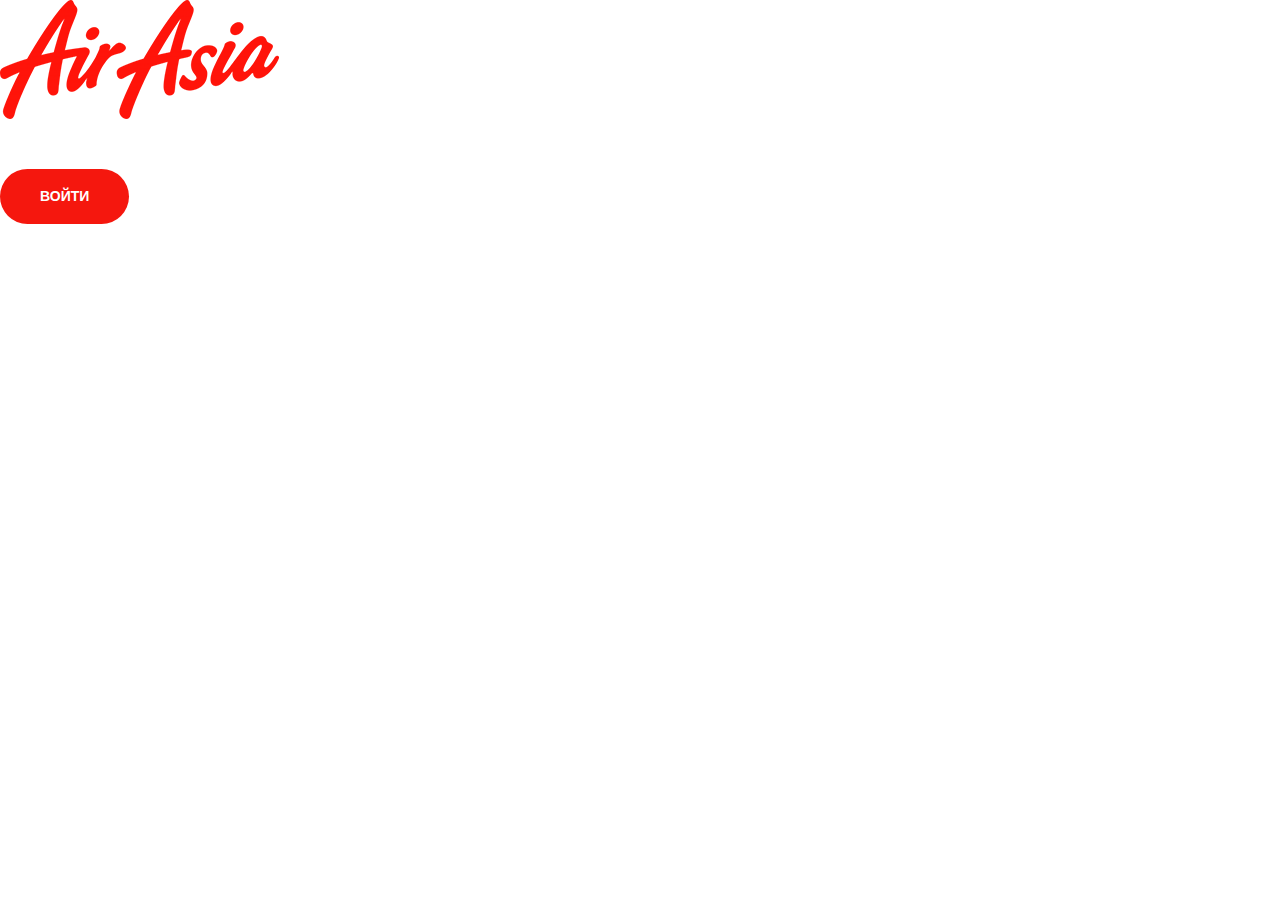
<file: start.html>
<!DOCTYPE html>
<html lang="en">
  <head>
    <meta charset="UTF-8" />
    <meta http-equiv="X-UA-Compatible" content="IE=edge" />
    <meta name="viewport" content="width=device-width, initial-scale=1.0" />
    <link rel="stylesheet" href="css/main.css" />
    <title>Start page</title>
  </head>
  <body>
    <div class="start-page">
      <div class="start-page__container">
        <div class="entrance">
          <img src="img/start/logo.png" alt="Logo" class="entrance__logo" />
          <p class="entrance__txt">Открой для себя Азию</p>

          <button class="button button_entrance" hdref="index.html">
            Войти
          </button>
        </div>
      </div>
    </div>
  </body>
</html>
</file>
<file: css/style.css>
/* :root {
  font-size: 1em;
} */
* {
  box-sizing: border-box;
}

body {
  margin: 0;
  font-family: "Open Sans", sans-serif;

  color: #fff;
}
h1,
h2,
h3,
h4,
h5,
h6 {
  margin: 0;
}

ul,
li {
  list-style-type: none;
  margin: 0;
  padding: 0;
}
.container {
  margin: 0 auto;
  max-width: 1140px;
}

.main-page-wrapper {
  background: url(../img/background1.png) center top no-repeat,
    url(../img/background2.png) center bottom 165px no-repeat, #001821;
}

.header {
  position: relative;
  height: 113px;
  font-size: 14px;
  margin-bottom: 85px;
}

.logo {
  position: absolute;
  display: block;
  top: 45%;
  transform: translateY(-50%);
  left: 0;
}

.menu {
  position: absolute;
  top: 45%;
  transform: translateY(-50%);

  left: 165px;
}

.menu__item {
  display: inline-block;
  vertical-align: top;
  margin-right: 50px;
}

.menu__item:last-child {
  margin-right: 0;
}

.menu__link {
  text-decoration: none;
  font-size: 14px;
  color: #fff;
  transition: all 0.2s;
}

.menu__link:hover {
  color: #da0100;
}

.contacts {
  position: absolute;
  display: inline-block;
  top: 45%;
  transform: translateY(-50%);

  right: 0;
  font-family: "Open Sans", sans-serif;
  font-style: normal;
  text-align: end;
}

.contacts__phone {
  font-size: 26px;
  line-height: 1.36;
  text-decoration: none;
  color: #fff;
}

.contacts__txt {
  position: relative;
  bottom: 4px;
  right: 1px;
  text-decoration: underline;
  cursor: pointer;
  font-size: 13px;
  line-height: 1;
  color: #98a4a8;
  transition: all 0.2s;
}

.contacts__txt:hover {
  color: #fff;
}

.intro__wrapper {
  margin-bottom: 247px;
  width: 50%;
}

.intro__title {
  font-size: 72px;
  line-height: 1.36;
  margin: 0 0 30px 0;
}
.intro__txt {
  font-size: 18px;
  line-height: 1.1;
  margin: 0 0 32px 0;
}

.button {
  box-sizing: border-box;
  border-radius: 35px;
  font-family: "Open Sans", sans-serif;
  font-size: 14px;
  line-height: 1.35;
  font-weight: 700;
  text-transform: uppercase;
  padding: 18px 40px;
  background: #f5170e;
  color: #fff;
  border: 1px solid #f5170e;
  cursor: pointer;
}

.button:hover {
  background: #da0100;
}

.title {
  font-size: 36px;
  line-height: 1.36;
  font-weight: 700;
  margin-bottom: 50px;
}

.cards {
  width: 100%;
  display: flex;
  justify-content: space-between;
  margin-bottom: 128px;
}

.card {
  background: #fff;
  color: #000;
  border-radius: 5px;
  width: 362px;
  min-height: 449px;
}

.card__header {
  margin-bottom: 5px;
}

.card__main {
  padding: 26px 22px;
}

.card__title {
  font-size: 24px;
  line-height: 1.34;
  font-weight: 700;
  margin-bottom: 20px;
}

/* .card__conditions {
  font-size: 16px;
  line-height: 1.31;
  letter-spacing: 1.5;
  display: flex;
  justify-content: space-between;
  margin-top: 18px;
}

.card__item {
  display: flex;
  width: 50%;
  justify-content: space-between;
  align-items: center;
} 
На флексах
*/

.card__conditions {
  font-size: 16px;
  line-height: 1.31;
  display: inline-block;
  vertical-align: top;
  margin-bottom: 23px;
}

.card__item {
  display: inline-block;
  vertical-align: middle;
  margin: 0 15px 0 7px;
}
.card__days-logo {
  display: inline-block;
  vertical-align: middle;
}

.card__days-desc {
  display: inline-block;
  vertical-align: middle;
  margin-left: 3px;
}
.card__days-desc_letters {
  letter-spacing: 1px;
}
.card__description {
  font-size: 14px;
  line-height: 1.5;
  margin-bottom: 23px;
}

.card__button {
  margin-top: 2px;
  padding: 18px 30px;
  background: transparent;
  border: 1px solid #f5170e;
  color: #f5170e;
  transition: all 0.2s;
}

.card__button:hover {
  background: #f5170e;
  color: #fff;
}

.news {
  margin-bottom: 146px;
}
.promotions {
  display: flex;
  justify-content: space-between;
  box-sizing: border-box;
  margin-bottom: 53px;
}

.promotion {
  box-sizing: border-box;
  position: relative;
  width: 557px;
  height: 394px;
  padding: 0 0 0 30px;
}

.promotion__content {
  position: absolute;
  top: 253px;
  z-index: 2;
}
.promotion__date {
  font-size: 14px;
  line-height: 1.5;
  display: block;
  margin-bottom: 14px;
}

.promotion__title {
  font-size: 24px;
  line-height: 1.5;
  font-weight: 700;
  margin-bottom: 0;
  padding-bottom: 0;
}
.promotion__txt {
  font-size: 16px;
  line-height: 1.5;
  margin: 0;
}

.promotion__img {
  position: absolute;
  top: 0;
  left: 0;
  z-index: 1;
}

.paginator {
  text-align: center;
}

.paginator__txt,
.paginator__list {
  display: inline-block;
  margin-left: 20px;

  vertical-align: middle;
}

.paginator__item {
  display: inline-block;
  vertical-align: middle;
  list-style-type: none;
}
.paginator__item_active .paginator__link {
  background: #fff;
  color: #f5170e;
}

.paginator__link {
  color: #fff;
  font-weight: 400;
  display: block;
  width: 32px;
  height: 32px;
  border-radius: 50%;
  text-decoration: none;
  font-weight: 700;
  line-height: 2em;
  transition: all 0.2s;
}

.paginator__link:hover {
  background: #fff;
  color: #f5170e;
}

.about-us {
  min-height: 550px;
  position: relative;
  margin-bottom: 56px;
  text-align: right;
}
.about-us__img {
  position: absolute;
  top: 0;
  left: 0;
  z-index: 0;
}

.about-content {
  width: 785px;
  min-height: 455px;
  padding: 72px 180px 66px 79px;
  display: inline-block;
  text-align: left;
  position: relative;
  z-index: 2;
  background: url(../img/about_us/mountains.png) center center no-repeat;
  background-size: cover;
  margin-top: 95px;
}

.about-content__title {
  color: #000;
  margin-bottom: 37px;
}

.about-content__txt {
  color: #000;
  font-size: 16px;
  line-height: 1.7;
  margin-bottom: 42px;
  width: 500px;
}

.about-content__img {
  position: absolute;
  top: 0;
  left: 0;
  z-index: 1;
}
.footer-container_border {
  border-top: 1px solid rgba(255, 255, 255, 0.1);
}

.footer {
  box-sizing: border-box;
  position: relative;
  height: 146px;
}

.social {
  position: absolute;
  top: 45%;
  transform: translateY(-50%);
  right: 265px;
  margin: 0;
  padding: 0;
}

.social__item {
  display: inline-block;
  vertical-align: middle;
  margin-right: 5px;
}

.social__item:last-child {
  margin-right: 0;
}

.social__link {
  display: block;
  text-decoration: none;
  width: 36px;
  height: 36px;
  background: center center no-repeat;
  transition: all 0.2s;
}

.contacts__txt_footer {
  font-size: 11px;
  line-height: 1.8;
  top: 3px;
  bottom: 0;
  right: 0;
}

.social__item_telegram .social__link {
  background: url(../img/footer/telegram.png);
}
.social__item_vk .social__link {
  background: url(../img/footer/vk.png);
}
.social__item_facebook .social__link {
  background: url(../img/footer/facebook.png);
}
.social__item_instagram .social__link {
  background: url(../img/footer/instagram.png);
}

.social__item_telegram .social__link:hover {
  background: url(../img/footer/telegram_h.png);
}
.social__item_vk .social__link:hover {
  background: url(../img/footer/vk_h.png);
}
.social__item_facebook .social__link:hover {
  background: url(../img/footer/facebook_h.png);
}
.social__item_instagram .social__link:hover {
  background: url(../img/footer/instagram_h.png);
}
</file>
<file: css/main.css>
@import url(layout/normalize.css);
@import url(layout/base.css);

@import url(blocks/intro.css);
@import url(blocks/header.css);
@import url(blocks/service-intro.css);
@import url(blocks/logo.css);
@import url(blocks/breadcrumbs.css);
@import url(blocks/menu.css);
@import url(blocks/contacts.css);
@import url(blocks/button.css);
@import url(blocks/title.css);
@import url(blocks/tours.css);
@import url(blocks/promotions.css);
@import url(blocks/about-us.css);
@import url(blocks/footer.css);
@import url(blocks/social.css);
@import url(blocks/places.css);
@import url(blocks/paginator.css);
@import url(blocks/partners.css);
</file>
